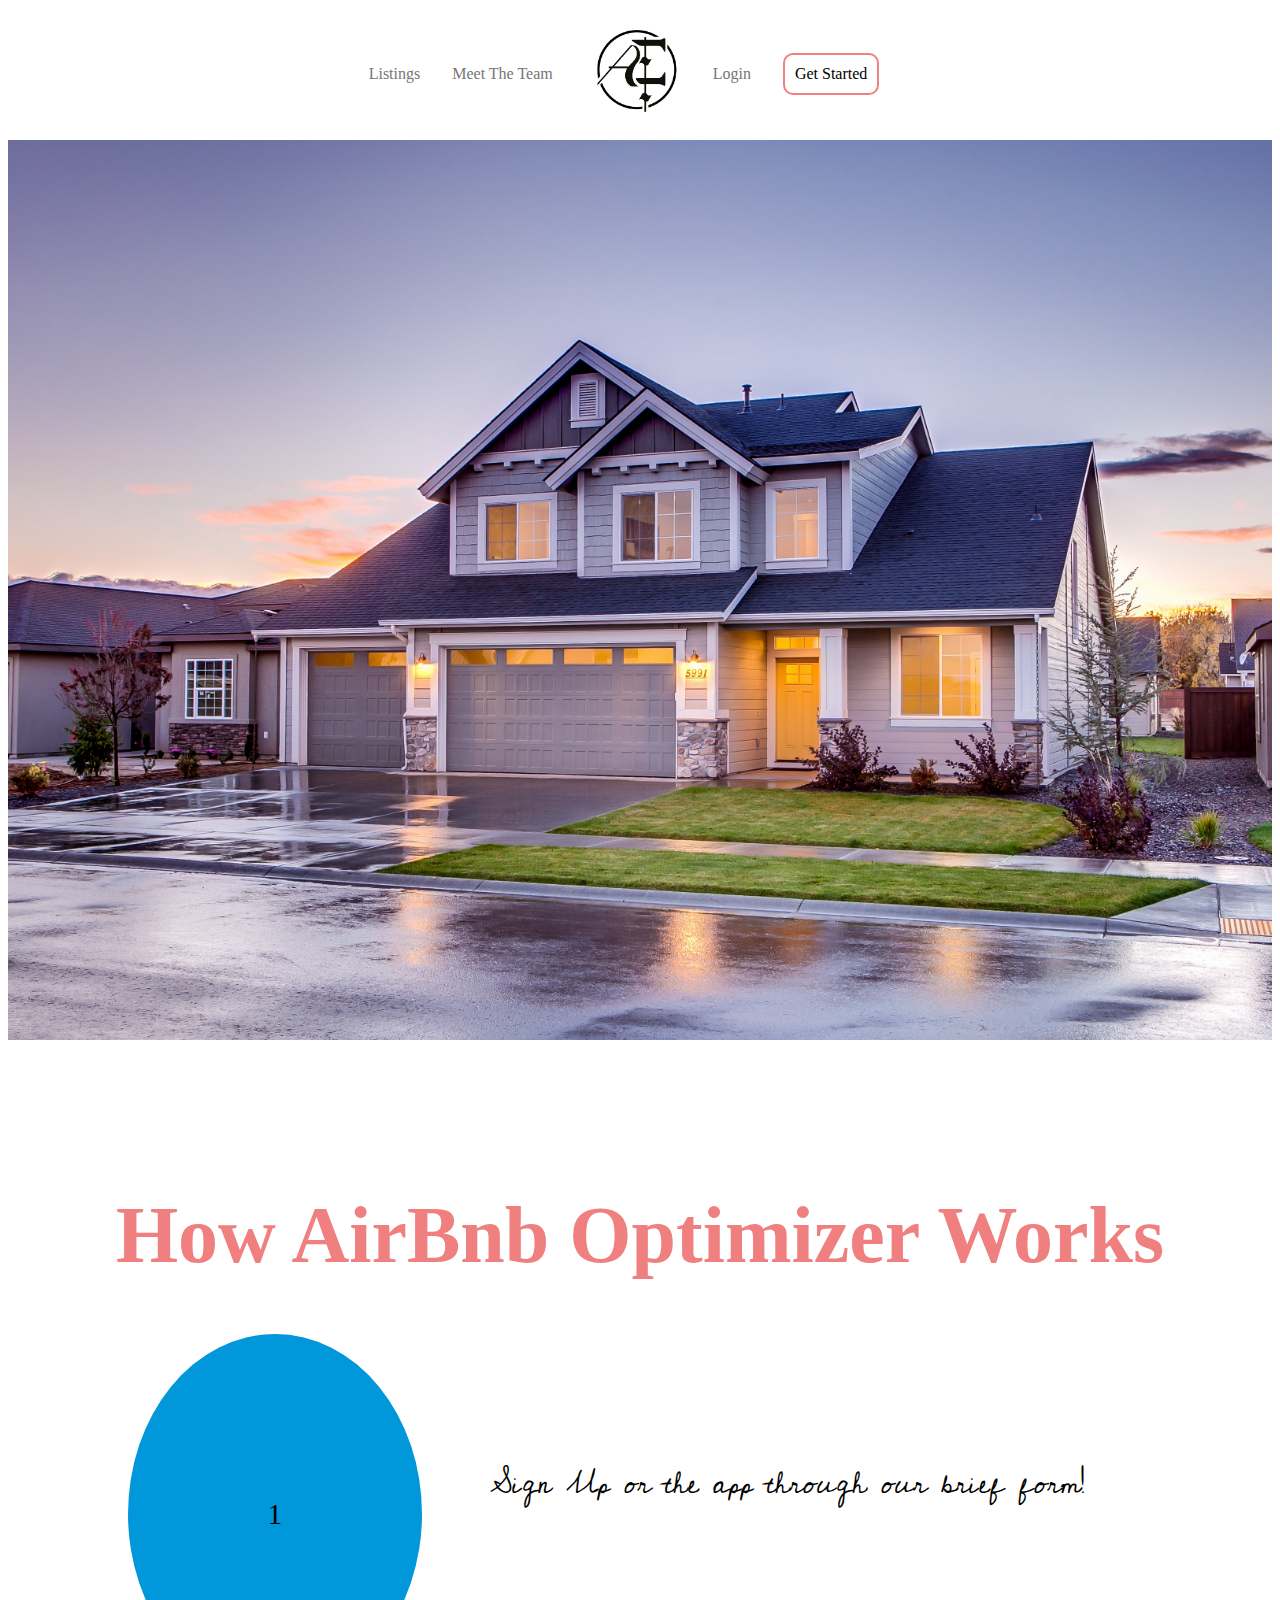
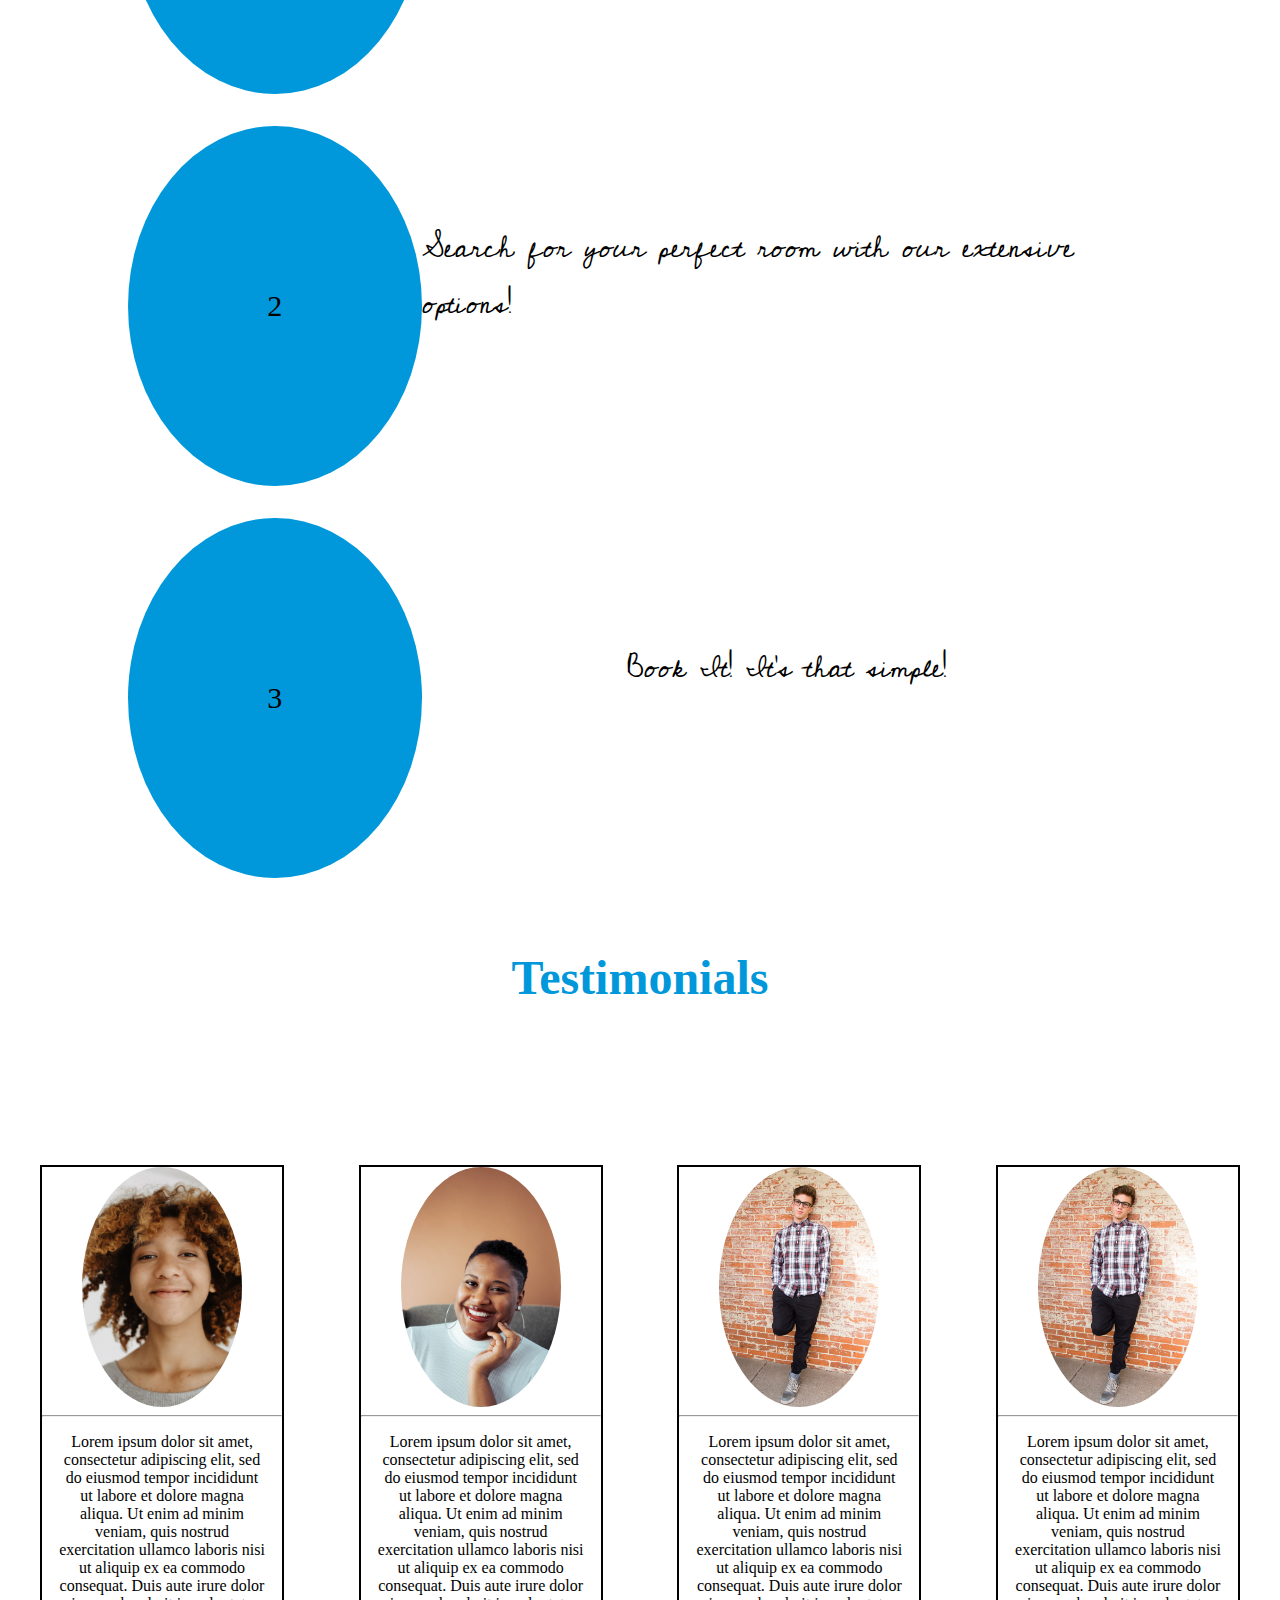
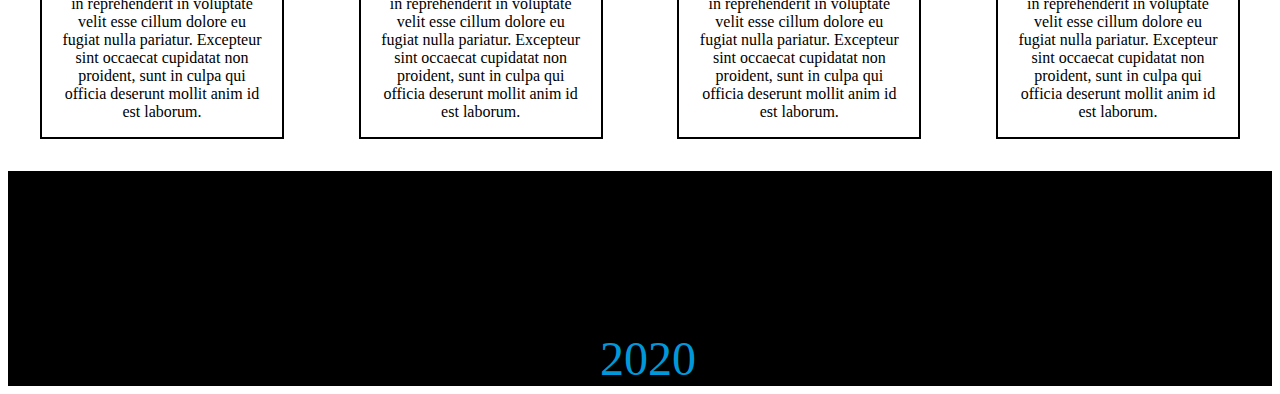
<file: index.html>
<html lang="en">

<head>
    <meta charset="UTF-8">
    <meta name="viewport" content="width=device-width, initial-scale=1.0">
    <link rel="stylesheet" href="index.css">
    <link rel="stylesheet" href="https://use.fontawesome.com/releases/v5.14.0/css/all.css"
        integrity="sha384-HzLeBuhoNPvSl5KYnjx0BT+WB0QEEqLprO+NBkkk5gbc67FTaL7XIGa2w1L0Xbgc" crossorigin="anonymous">
    <title>AIRBNB Optimizer</title>
</head>

<body>
    <section class="nav">
        <div class="navigation">
            <ul class="top_nav">
                <a href="https://airbnb-optimal-price-zeta.vercel.app/listing-page">
                    <li class="top_nav_item">Listings</li>
                </a>
                <a href="team.html">
                    <li class="top_nav_item">Meet The Team</li>
                </a>
                <a href="index.html">
                    <li class="logo"><img src="assets/myLogo.PNG" alt="Proxy Logo" class="nav_logo"></li>
                </a>
                <a href="https://airbnb-optimal-price-zeta.vercel.app/login">
                    <li class="top_nav_item">Login</li>
                </a>
                <a href="https://airbnb-optimal-price-zeta.vercel.app/register">
                    <li class="top_nav_item log_in">Get Started</li>
                </a>
            </ul>
        </div>
    </section>
    <section class="hero"></section>
    <section class="howTo">
        <h1 class="how_to_header">How AirBnb Optimizer Works</h1>
        <div class="row num_row">
            <div class="image">1</div>
            <div class="content_div">
                <p class="divText">
                    Sign Up or the app through our brief form!
                </p>
            </div>
        </div>
        <div class="row num_row">
            <div class="image">2</div>
            <div class="content_div">
                <p class="divText">
                    Search for your perfect room with our extensive options!
                </p>
            </div>
        </div>
        <div class="row num_row">
            <div class="image">3</div>
            <div class="content_div">
                <p class="divText">
                    Book It! It's that simple!
                </p>
            </div>
        </div>
    </section>
    <section class="testimonials">
        <h2>Testimonials</h2>
        <div class="row testi_row">
            <div class="card">
                <img src="assets/daria.jpg" alt="user" class="testi_img">
                <hr class="strght_line">
                <p class="testi_p">
                    Lorem ipsum dolor sit amet, consectetur adipiscing elit, sed do eiusmod tempor incididunt ut labore
                    et dolore magna aliqua. Ut enim ad minim veniam, quis nostrud exercitation ullamco laboris nisi ut
                    aliquip ex ea commodo consequat. Duis aute irure dolor in reprehenderit in voluptate velit esse
                    cillum dolore eu fugiat nulla pariatur. Excepteur sint occaecat cupidatat non proident, sunt in
                    culpa qui officia deserunt mollit anim id est laborum.
                </p>
            </div>
            <div class="card">
                <img src="assets/monique.jpg" alt="user" class="testi_img">
                <hr class="strght_line">
                <p class="testi_p">
                    Lorem ipsum dolor sit amet, consectetur adipiscing elit, sed do eiusmod tempor incididunt ut labore
                    et dolore magna aliqua. Ut enim ad minim veniam, quis nostrud exercitation ullamco laboris nisi ut
                    aliquip ex ea commodo consequat. Duis aute irure dolor in reprehenderit in voluptate velit esse
                    cillum dolore eu fugiat nulla pariatur. Excepteur sint occaecat cupidatat non proident, sunt in
                    culpa qui officia deserunt mollit anim id est laborum.
                </p>
            </div>
            <div class="card">
                <img src="assets/hipster.jpg" alt="user" class="testi_img">
                <hr class="strght_line">
                <p class="testi_p">
                    Lorem ipsum dolor sit amet, consectetur adipiscing elit, sed do eiusmod tempor incididunt ut labore
                    et dolore magna aliqua. Ut enim ad minim veniam, quis nostrud exercitation ullamco laboris nisi ut
                    aliquip ex ea commodo consequat. Duis aute irure dolor in reprehenderit in voluptate velit esse
                    cillum dolore eu fugiat nulla pariatur. Excepteur sint occaecat cupidatat non proident, sunt in
                    culpa qui officia deserunt mollit anim id est laborum.
                </p>
            </div>
            <div class="card">
                <img src="assets/hipster.jpg" alt="user" class="testi_img">
                <hr class="strght_line">
                <p class="testi_p">
                    Lorem ipsum dolor sit amet, consectetur adipiscing elit, sed do eiusmod tempor incididunt ut labore
                    et dolore magna aliqua. Ut enim ad minim veniam, quis nostrud exercitation ullamco laboris nisi ut
                    aliquip ex ea commodo consequat. Duis aute irure dolor in reprehenderit in voluptate velit esse
                    cillum dolore eu fugiat nulla pariatur. Excepteur sint occaecat cupidatat non proident, sunt in
                    culpa qui officia deserunt mollit anim id est laborum.
                </p>
            </div>
        </div>
    </section>
    <section class="footer">
        <div class="row">
            <div class="col">
                <i class="far fa-copyright fa-3x"></i> <span class="year">2020</span>
            </div>
        </div>
    </section>
</body>

</html>
</file>
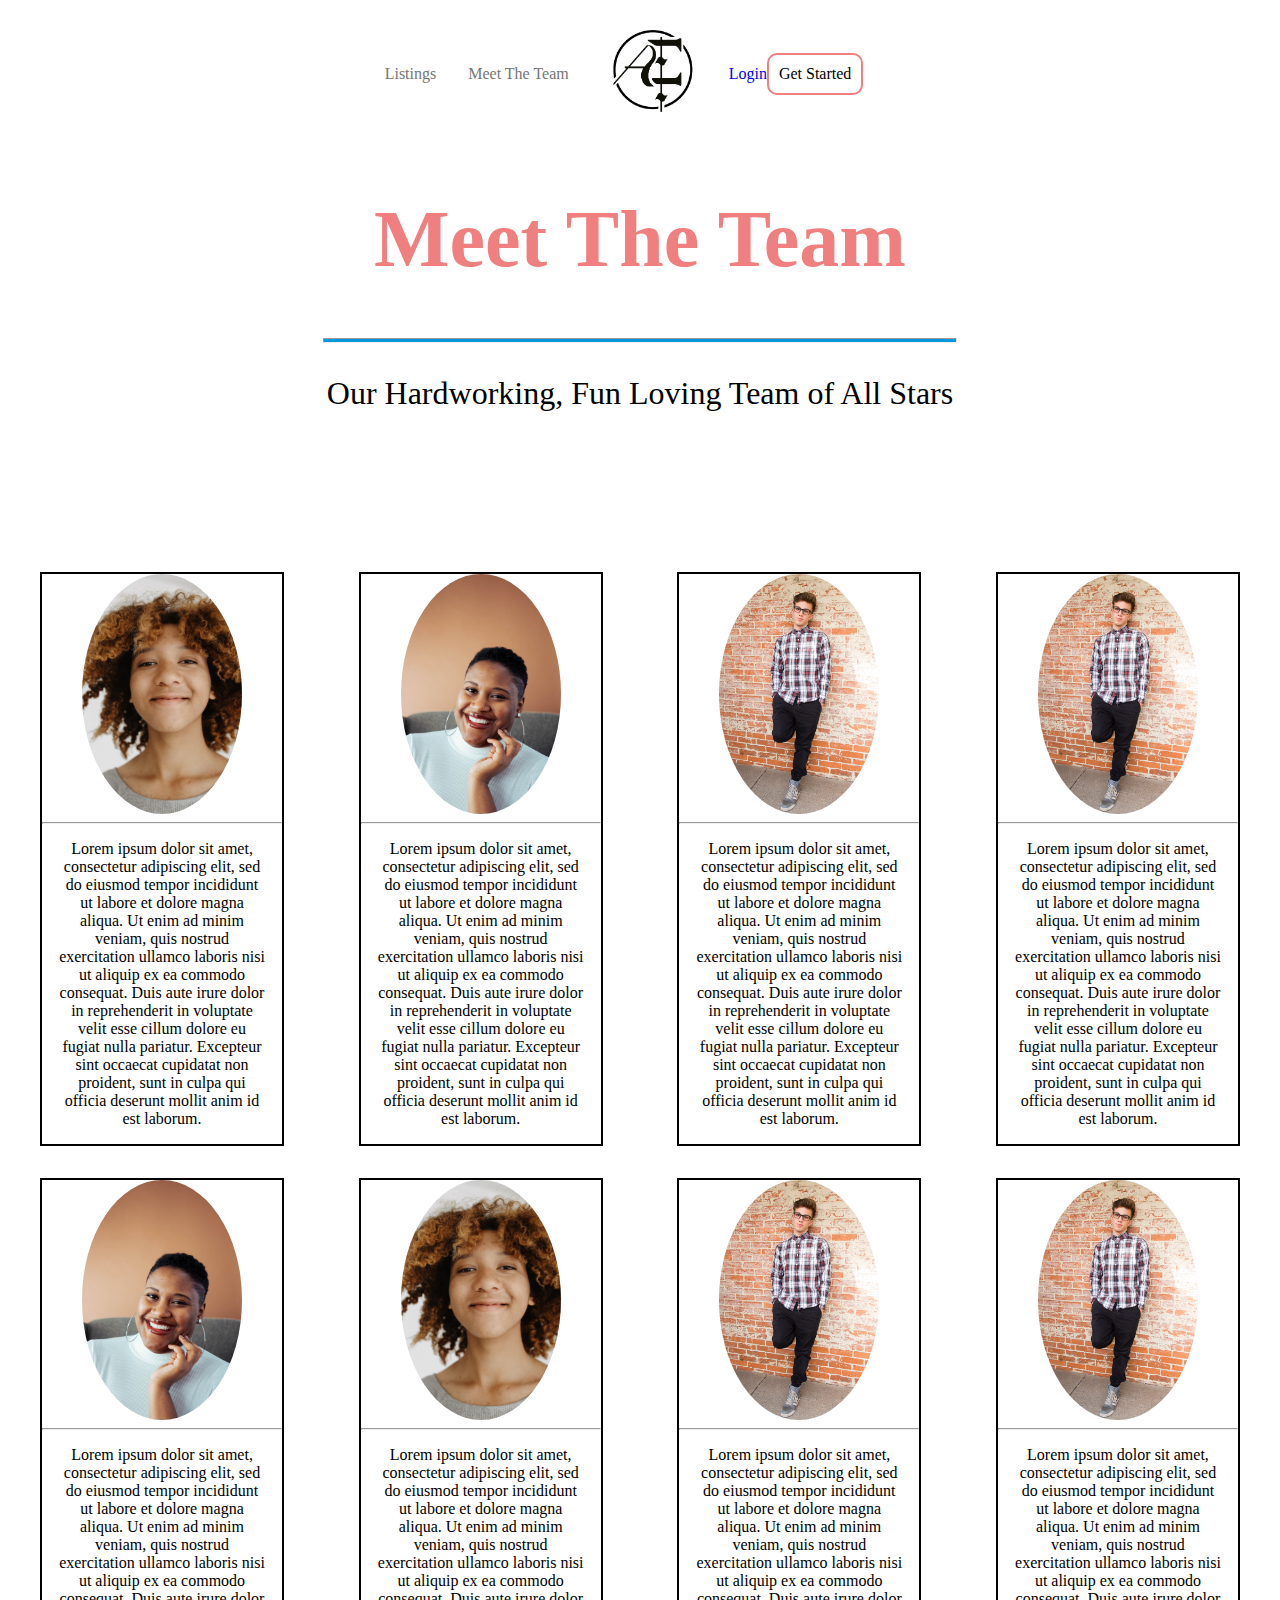
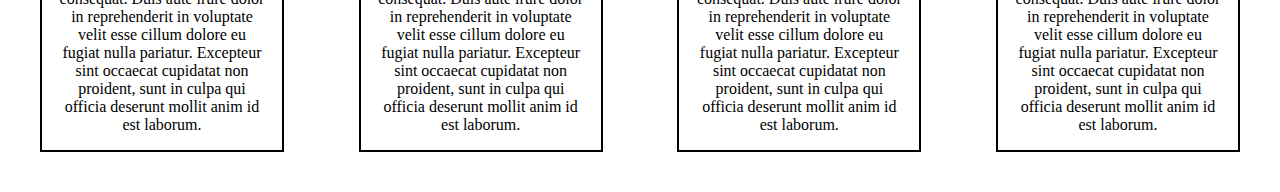
<file: team.html>
<html lang="en">
<head>
    <meta charset="UTF-8">
    <meta name="viewport" content="width=device-width, initial-scale=1.0">
    <link rel="stylesheet" href="index.css">
    <title>AIRBNB Optimizer</title>
</head>
<body>
    <section class="nav">
        <div class="navigation">
            <ul class="top_nav">
                <a href="https://airbnb-optimal-price-zeta.vercel.app/listing-page"><li class="top_nav_item">Listings</li></a>
                <a href="team.html"><li class="top_nav_item">Meet The Team</li></a>
                <a href="index.html"><li class="logo"><img src="assets/myLogo.PNG" alt="Proxy Logo" class="nav_logo"></li></a>
                <a href="https://airbnb-optimal-price-zeta.vercel.app/login">Login</li></a>
                <a href="https://airbnb-optimal-price-zeta.vercel.app/register"><li class="top_nav_item log_in">Get Started</li></a>
            </ul>
        </div>
    </section>
    <section class="testimonials">
            <h1>Meet The Team</h1>
            <hr size="3" class="teamHR">
            <p class="teamTxt">Our Hardworking, Fun Loving Team of All Stars</p>
        <div class="row testi_row">
            <div class="card">
                <img src="assets/daria.jpg" alt="user" class="testi_img">
                <hr class="strght_line">
                <p class="testi_p">
                    Lorem ipsum dolor sit amet, consectetur adipiscing elit, sed do eiusmod tempor incididunt ut labore et dolore magna aliqua. Ut enim ad minim veniam, quis nostrud exercitation ullamco laboris nisi ut aliquip ex ea commodo consequat. Duis aute irure dolor in reprehenderit in voluptate velit esse cillum dolore eu fugiat nulla pariatur. Excepteur sint occaecat cupidatat non proident, sunt in culpa qui officia deserunt mollit anim id est laborum.
                </p>
            </div>
            <div class="card">
                <img src="assets/monique.jpg" alt="user" class="testi_img">
                <hr class="strght_line">
                <p class="testi_p">
                    Lorem ipsum dolor sit amet, consectetur adipiscing elit, sed do eiusmod tempor incididunt ut labore et dolore magna aliqua. Ut enim ad minim veniam, quis nostrud exercitation ullamco laboris nisi ut aliquip ex ea commodo consequat. Duis aute irure dolor in reprehenderit in voluptate velit esse cillum dolore eu fugiat nulla pariatur. Excepteur sint occaecat cupidatat non proident, sunt in culpa qui officia deserunt mollit anim id est laborum.
                </p>
            </div>
            <div class="card">
                <img src="assets/hipster.jpg" alt="user" class="testi_img">
                <hr class="strght_line">
                <p class="testi_p">
                    Lorem ipsum dolor sit amet, consectetur adipiscing elit, sed do eiusmod tempor incididunt ut labore et dolore magna aliqua. Ut enim ad minim veniam, quis nostrud exercitation ullamco laboris nisi ut aliquip ex ea commodo consequat. Duis aute irure dolor in reprehenderit in voluptate velit esse cillum dolore eu fugiat nulla pariatur. Excepteur sint occaecat cupidatat non proident, sunt in culpa qui officia deserunt mollit anim id est laborum.
                </p>
            </div>
            <div class="card">
                <img src="assets/hipster.jpg" alt="user" class="testi_img">
                <hr class="strght_line">
                <p class="testi_p">
                    Lorem ipsum dolor sit amet, consectetur adipiscing elit, sed do eiusmod tempor incididunt ut labore et dolore magna aliqua. Ut enim ad minim veniam, quis nostrud exercitation ullamco laboris nisi ut aliquip ex ea commodo consequat. Duis aute irure dolor in reprehenderit in voluptate velit esse cillum dolore eu fugiat nulla pariatur. Excepteur sint occaecat cupidatat non proident, sunt in culpa qui officia deserunt mollit anim id est laborum.
                </p>
            </div>
            <div class="card">
                <img src="assets/monique.jpg" alt="user" class="testi_img">
                <hr class="strght_line">
                <p class="testi_p">
                    Lorem ipsum dolor sit amet, consectetur adipiscing elit, sed do eiusmod tempor incididunt ut labore et dolore magna aliqua. Ut enim ad minim veniam, quis nostrud exercitation ullamco laboris nisi ut aliquip ex ea commodo consequat. Duis aute irure dolor in reprehenderit in voluptate velit esse cillum dolore eu fugiat nulla pariatur. Excepteur sint occaecat cupidatat non proident, sunt in culpa qui officia deserunt mollit anim id est laborum.
                </p>
            </div>
            <div class="card">
                <img src="assets/daria.jpg" alt="user" class="testi_img">
                <hr class="strght_line">
                <p class="testi_p">
                    Lorem ipsum dolor sit amet, consectetur adipiscing elit, sed do eiusmod tempor incididunt ut labore et dolore magna aliqua. Ut enim ad minim veniam, quis nostrud exercitation ullamco laboris nisi ut aliquip ex ea commodo consequat. Duis aute irure dolor in reprehenderit in voluptate velit esse cillum dolore eu fugiat nulla pariatur. Excepteur sint occaecat cupidatat non proident, sunt in culpa qui officia deserunt mollit anim id est laborum.
                </p>
            </div>
            <div class="card">
                <img src="assets/hipster.jpg" alt="user" class="testi_img">
                <hr class="strght_line">
                <p class="testi_p">
                    Lorem ipsum dolor sit amet, consectetur adipiscing elit, sed do eiusmod tempor incididunt ut labore et dolore magna aliqua. Ut enim ad minim veniam, quis nostrud exercitation ullamco laboris nisi ut aliquip ex ea commodo consequat. Duis aute irure dolor in reprehenderit in voluptate velit esse cillum dolore eu fugiat nulla pariatur. Excepteur sint occaecat cupidatat non proident, sunt in culpa qui officia deserunt mollit anim id est laborum.
                </p>
            </div>
            <div class="card">
                <img src="assets/hipster.jpg" alt="user" class="testi_img">
                <hr class="strght_line">
                <p class="testi_p">
                    Lorem ipsum dolor sit amet, consectetur adipiscing elit, sed do eiusmod tempor incididunt ut labore et dolore magna aliqua. Ut enim ad minim veniam, quis nostrud exercitation ullamco laboris nisi ut aliquip ex ea commodo consequat. Duis aute irure dolor in reprehenderit in voluptate velit esse cillum dolore eu fugiat nulla pariatur. Excepteur sint occaecat cupidatat non proident, sunt in culpa qui officia deserunt mollit anim id est laborum.
                </p>
            </div>
        </div>
    </section>
</body>
</html>
</file>
<file: index.css>
@import url('https://fonts.googleapis.com/css2?family=Cedarville+Cursive&display=swap');
/* General Styles */

* {
    padding-left: 0;
    overflow-x: hidden;
}

h1,
h2 {
    text-align: center;
}

h1 {
    color: lightcoral;
    font-size: 5em;
}

h2 {
    color: #0098db;
    font-size: 3em;
}
/* Navigation Styles */

.top_nav {
    list-style-type: none;
    display: flex;
    flex-direction: row;
    align-items: center;
    justify-content: center;
    background: transparent;
}

.top_nav, ul, a {
    text-decoration: none !important;
}

.top_nav, li {
    text-decoration: none;
    padding-right: 2em;
    color: #767676
}

.top_nav, li:hover {
    color: lightcoral;
}

.nav_logo {
    width: 6em;
}

li:hover {
    text-decoration: none !important;
}

.log_in {
    padding: 10px;
    color: black;
    border: 2px solid lightcoral;
    border-radius: 10px;
}

.log_in:hover {
    color: white;
    background-color: lightcoral;
    text-decoration: none !important;
}

/* Hero Section */

.hero {
    width: 100vw;
    height: 100vh;
    background-image: url(assets/house.jpg);
    background-repeat: no-repeat;
    background-size: cover;
    overflow-x: hidden;
}

/* How To Section */
.howTo {
    padding-top: 6em;
}

.how_to_header {
    text-align: center;
}

.row{
    display: flex;
    flex-direction: row;
    align-content: center;
    justify-content: space-around;
    padding: 0 2em;
    margin-top: 10rem;
}

.num_row {
    width: 80vw;
    margin: 0 auto;
    padding-bottom: 2em;
}

.image {
    width: 12em;
    line-height: 12em;
    border-radius: 50%;
    text-align: center;
    font-size: 30px;
    background-color: #0098db;
}

.content_num_div {
    width: 20vw
}
.content_div {
    width: 70vw;
}

.content_div p {
    display: flex;
    justify-content: center;
    align-items: center;
    height: 8em;
}


.divText {
    font-family: 'Cedarville Cursive', cursive;
    font-size: 30px;
}

/* Testimonials */
.testi_row {
    display: flex;
    flex-direction: row;
    justify-content: space-between;
    flex-wrap: wrap;
}
.card {
    border: 2px solid black;
    width: 20%;
    text-align: center;
    margin-bottom: 2em;
}
.testi_img {
    height: auto;
    width: 10em;
    border-radius: 50%;
    text-align: center;
}

.testi_p {
    padding-left: 1rem;
    padding-right: 1rem;
}

/* Footer */
.footer {
    width: 100vw;
    background-color: black;
}
.year {
    font-size: 3em;
    color: #0098db;
}

.far {
    color: lightcoral;
}

/* Meet The Team */

.teamHR {
    width: 50%;
    height: 3px;
    background-color: #0098db;
}

.teamTxt {
    text-align: center;
    font-size: 2em;
}

/* Mobile Styles */

@media only screen and (max-width: 768px){

    .row, .card {
        display: flex;
        flex-direction: row;
        flex-wrap: wrap;
        width: 80vw;
    }

    .row {
        margin-bottom: -5em;
    }

    .card {
        justify-content: center;
        margin-bottom: 2em;
    }

    .strght_line {
        display: none;
    }

    .testimonials {
        padding-top: 3em;
    }

    .testi_img {
        padding-top: .5em;
    }

    .testi_row {
        margin-bottom: 1em;
    }

    .footer {
        height: 14em;
    }
}

@media only screen and (max-width: 320px){
    .top_nav {
        display: flex;
        flex-direction: column;
        flex-wrap: wrap;
    }

    .top_nav, ul, li {
        padding-bottom: 1em;
    }
}
</file>
